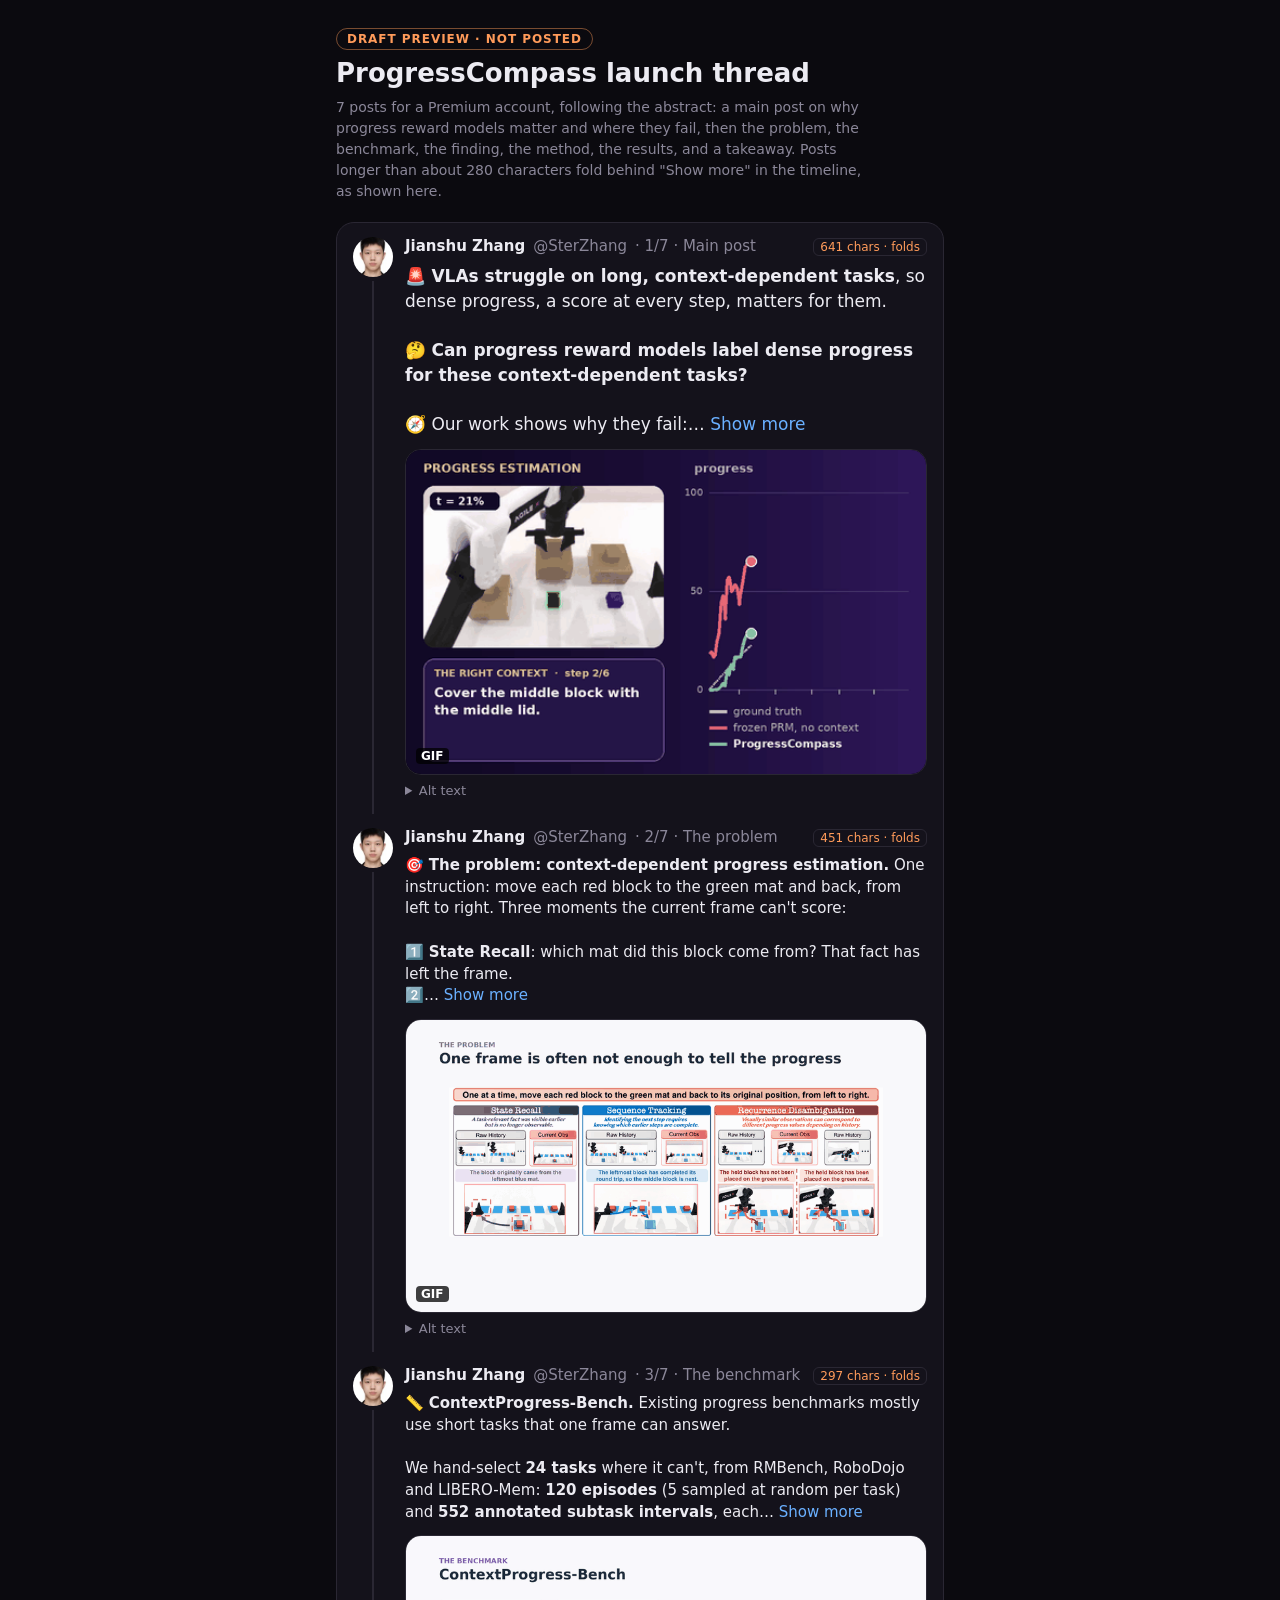
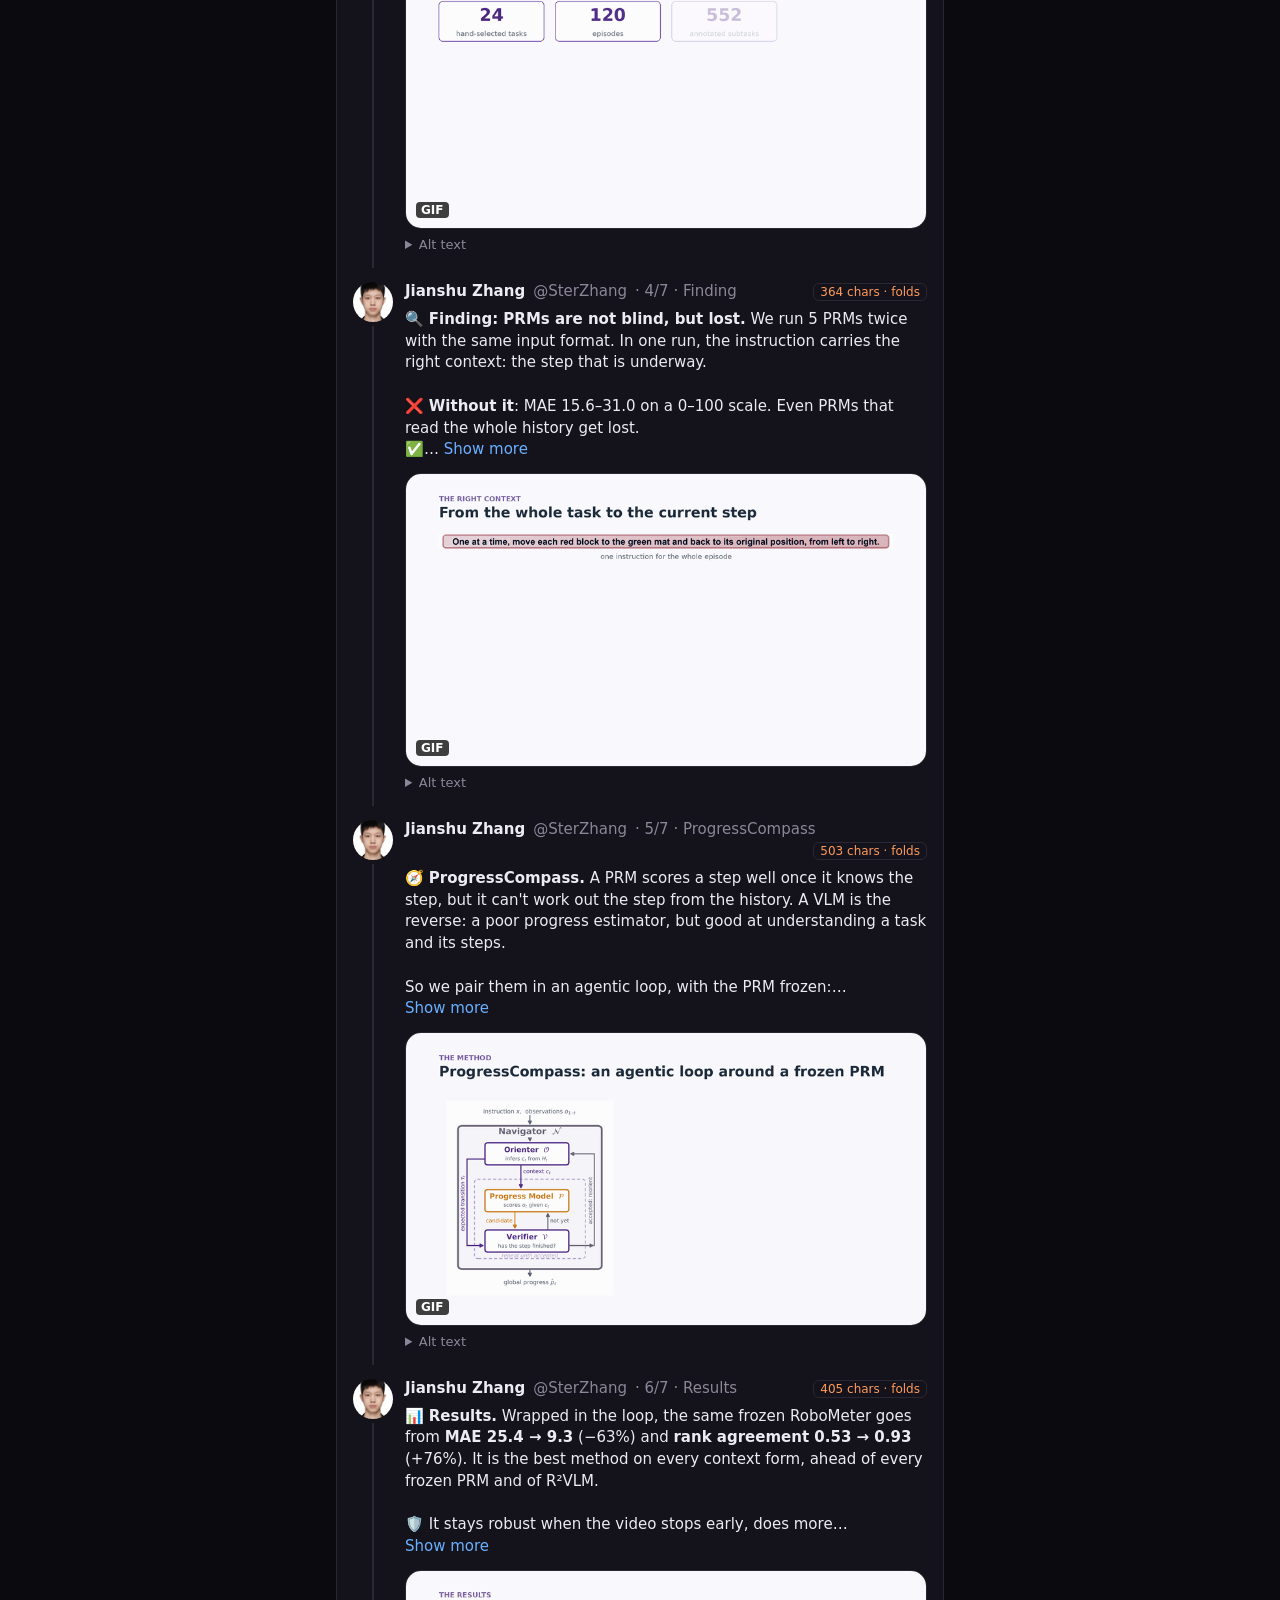
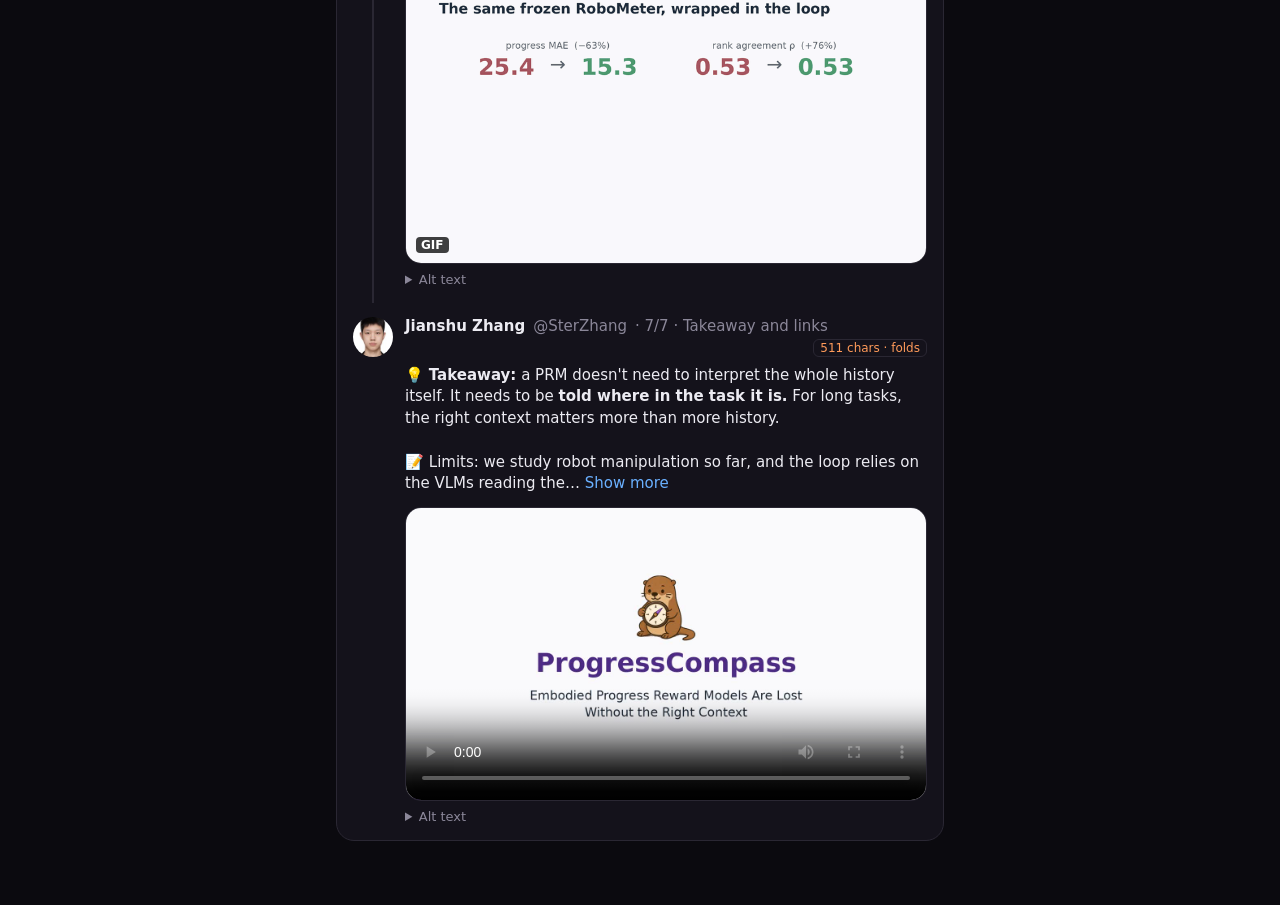
<file: webpage/thread-draft/index.html>
<!doctype html>
<html lang="en">
<head>
<meta charset="utf-8">
<meta name="viewport" content="width=device-width, initial-scale=1, viewport-fit=cover">
<meta name="robots" content="noindex, nofollow">
<title>ProgressCompass Thread Draft</title>
<style>*,*::before,*::after{box-sizing:border-box} body{margin:0} img{max-width:100%} [hidden]{display:none!important}</style>
</head>
<body>
<style>
/* Layout: one centered 600px thread column on a dark ground, draft banner above. Deliberately single dark theme to match the posting preview. */
:root {
  color-scheme: dark;
  --ground: #0b0a0f; --panel: #14121b; --ink: #ecebf2; --mute: #8b8799; --rule: #2a2733;
  --link: #6ab0ff; --accent: #ff9b5a; --ok: #3ccf9f; --warn: #ff6b7d;
  --sans: system-ui, -apple-system, "Segoe UI", Roboto, "Helvetica Neue", Arial, sans-serif;
}
body { background: var(--ground); color: var(--ink); font-family: var(--sans); }
.wrap { max-width: 640px; margin: 0 auto; padding-inline: 16px; padding-block: 28px 64px; display: flex; flex-direction: column; gap: 20px; }
.intro { display: flex; flex-direction: column; gap: 8px; }
.tag { align-self: flex-start; font-size: 12px; font-weight: 700; letter-spacing: 0.08em; text-transform: uppercase; color: var(--accent); border: 1px solid color-mix(in srgb, var(--accent) 45%, transparent); border-radius: 999px; padding: 3px 10px; }
h1 { font-size: 26px; line-height: 1.2; margin: 0; text-wrap: balance; }
.intro p { margin: 0; color: var(--mute); font-size: 14px; line-height: 1.5; max-width: 60ch; }
.thread { background: var(--panel); border: 1px solid var(--rule); border-radius: 18px; overflow: hidden; }
.post { display: flex; gap: 12px; padding: 14px 16px 0; }
.rail { display: flex; flex-direction: column; align-items: center; flex: none; width: 40px; }
.av { width: 40px; height: 40px; border-radius: 50%; object-fit: cover; }
.line { width: 2px; flex: 1; background: var(--rule); margin-top: 4px; }
.body { flex: 1; min-width: 0; padding-bottom: 16px; display: flex; flex-direction: column; gap: 8px; }
header { display: flex; flex-wrap: wrap; align-items: baseline; gap: 4px 8px; font-size: 15px; }
.name { font-weight: 700; }
.handle, .role { color: var(--mute); }
.role::before { content: "· "; }
.count { margin-left: auto; font-size: 12px; font-variant-numeric: tabular-nums; color: var(--ok); border: 1px solid var(--rule); border-radius: 6px; padding: 1px 6px; }
.count.warn { color: var(--warn); }
.count.fold { color: var(--accent); }
.more { background: none; border: 0; padding: 0; color: var(--link); font: inherit; cursor: pointer; }
.more:focus-visible { outline: 2px solid var(--link); outline-offset: 2px; border-radius: 4px; }
.dots { color: var(--ink); }
.text { margin: 0; font-size: 15px; line-height: 1.45; overflow-wrap: anywhere; }
.lead .text { font-size: 17px; line-height: 1.45; }
.text a { color: var(--link); text-decoration: none; }
.text a:hover, .text a:focus-visible { text-decoration: underline; }
.media { position: relative; margin: 4px 0 0; max-width: 100%; border: 1px solid var(--rule); border-radius: 16px; overflow: hidden; background: #000; }
.media img, .media video { display: block; width: 100%; height: 100%; object-fit: cover; }
.badge { position: absolute; left: 10px; bottom: 10px; background: rgba(0, 0, 0, 0.75); color: #fff; font-size: 12px; font-weight: 700; padding: 1px 5px; border-radius: 4px; }
.alt { font-size: 13px; color: var(--mute); }
.alt summary { cursor: pointer; width: fit-content; }
.alt summary:focus-visible { outline: 2px solid var(--link); outline-offset: 2px; border-radius: 4px; }
.alt p { margin: 6px 0 0; line-height: 1.45; }

</style>
<main class="wrap">
  <section class="intro">
    <span class="tag">Draft preview · not posted</span>
    <h1>ProgressCompass launch thread</h1>
    <p>7 posts for a Premium account, following the abstract: a main post on why progress reward models matter and
    where they fail, then the problem, the benchmark, the finding, the method, the results, and a takeaway. Posts longer
    than about 280 characters fold behind "Show more" in the timeline, as shown here.</p>
  </section>
  <section class="thread" aria-label="Thread draft">
<article class="post lead">
  <div class="rail"><img class="av" src="m/avatar.jpg" alt=""><span class="line"></span></div>
  <div class="body">
    <header><span class="name">Jianshu Zhang</span> <span class="handle">@SterZhang</span><span class="role">1/7 · Main post</span><span class="count fold">641 chars · folds</span></header>
    <p class="text"><span class="shown">🚨 <b>VLAs struggle on long, context-dependent tasks</b>, so dense progress, a score at every step, matters for them.<br><br>🤔 <b>Can progress reward models label dense progress for these context-dependent tasks?</b><br><br>🧭 Our work shows why they fail:</span><span class="dots">… </span><button class="more" type="button">Show more</button><span class="rest" hidden> <b>not because they are blind, but because they get lost in the context.</b> Given the right context, the same progress reward models are reliable again.<br><br>🧵 So we propose <b>ProgressCompass</b>, a training-free agentic system: off-the-shelf progress models + VLMs, guiding progress estimation in long tasks.<br><br>📄 ProgressCompass: Embodied Progress Reward Models Are Lost Without the Right Context<br>🌐 <a href="https://andyzworks.github.io/progresscompass/" target="_blank" rel="noopener">andyzworks.github.io/progr…</a></span></p><figure class="media" style="aspect-ratio:16 / 10"><img src="m/1_main.gif" alt="Animated loop: a robot covers three blocks and uncovers them in colour order. Beside the video, the instruction of the current step is shown as the context. On the right, the frozen PRM without context jumps around and ends near 20, while ProgressCompass follows the true progress to 100; MAE 33 to 3." loading="eager"><span class="badge">GIF</span></figure><details class="alt"><summary>Alt text</summary><p>Animated loop: a robot covers three blocks and uncovers them in colour order. Beside the video, the instruction of the current step is shown as the context. On the right, the frozen PRM without context jumps around and ends near 20, while ProgressCompass follows the true progress to 100; MAE 33 to 3.</p></details>
  </div>
</article>
<article class="post">
  <div class="rail"><img class="av" src="m/avatar.jpg" alt=""><span class="line"></span></div>
  <div class="body">
    <header><span class="name">Jianshu Zhang</span> <span class="handle">@SterZhang</span><span class="role">2/7 · The problem</span><span class="count fold">451 chars · folds</span></header>
    <p class="text"><span class="shown">🎯 <b>The problem: context-dependent progress estimation.</b> One instruction: move each red block to the green mat and back, from left to right. Three moments the current frame can&#x27;t score:<br><br>1️⃣ <b>State Recall</b>: which mat did this block come from? That fact has left the frame.<br>2️⃣</span><span class="dots">… </span><button class="more" type="button">Show more</button><span class="rest" hidden> <b>Sequence Tracking</b>: is the leftmost block done? The order isn&#x27;t visible in one frame.<br>3️⃣ <b>Recurrence Disambiguation</b>: just before and just after a placement, the frames look the same.</span></p><figure class="media" style="aspect-ratio:16 / 9"><img src="m/2_problem.gif" alt="Animated figure: one instruction, move each red block to the green mat and back, from left to right. Three moments are highlighted in turn: State Recall, Sequence Tracking and Recurrence Disambiguation." loading="eager"><span class="badge">GIF</span></figure><details class="alt"><summary>Alt text</summary><p>Animated figure: one instruction, move each red block to the green mat and back, from left to right. Three moments are highlighted in turn: State Recall, Sequence Tracking and Recurrence Disambiguation.</p></details>
  </div>
</article>
<article class="post">
  <div class="rail"><img class="av" src="m/avatar.jpg" alt=""><span class="line"></span></div>
  <div class="body">
    <header><span class="name">Jianshu Zhang</span> <span class="handle">@SterZhang</span><span class="role">3/7 · The benchmark</span><span class="count fold">297 chars · folds</span></header>
    <p class="text"><span class="shown">📏 <b>ContextProgress-Bench.</b> Existing progress benchmarks mostly use short tasks that one frame can answer.<br><br>We hand-select <b>24 tasks</b> where it can&#x27;t, from RMBench, RoboDojo and LIBERO-Mem: <b>120 episodes</b> (5 sampled at random per task) and <b>552 annotated subtask intervals</b>, each</span><span class="dots">… </span><button class="more" type="button">Show more</button><span class="rest" hidden> with the context it needs.</span></p><figure class="media" style="aspect-ratio:16 / 9"><img src="m/3_bench.gif" alt="ContextProgress-Bench statistics: 24 hand-selected tasks, 120 episodes, 552 annotated subtasks, 3 context settings; charts of settings per episode, totals per setting, episode length and steps per episode." loading="lazy"><span class="badge">GIF</span></figure><details class="alt"><summary>Alt text</summary><p>ContextProgress-Bench statistics: 24 hand-selected tasks, 120 episodes, 552 annotated subtasks, 3 context settings; charts of settings per episode, totals per setting, episode length and steps per episode.</p></details>
  </div>
</article>
<article class="post">
  <div class="rail"><img class="av" src="m/avatar.jpg" alt=""><span class="line"></span></div>
  <div class="body">
    <header><span class="name">Jianshu Zhang</span> <span class="handle">@SterZhang</span><span class="role">4/7 · Finding</span><span class="count fold">364 chars · folds</span></header>
    <p class="text"><span class="shown">🔍 <b>Finding: PRMs are not blind, but lost.</b> We run 5 PRMs twice with the same input format. In one run, the instruction carries the right context: the step that is underway.<br><br>❌ <b>Without it</b>: MAE 15.6–31.0 on a 0–100 scale. Even PRMs that read the whole history get lost.<br>✅</span><span class="dots">… </span><button class="more" type="button">Show more</button><span class="rest" hidden> <b>With it</b>: every PRM cuts its error by <b>77–82%</b>, and the gain holds on 93.3% of paired intervals.</span></p><figure class="media" style="aspect-ratio:16 / 9"><img src="m/4_finding.gif" alt="Animated explainer: the single episode instruction is struck through and replaced by one instruction per step. Then the progress error of five PRMs shrinks from without context to with the right context, by 77 to 82 percent for each model." loading="lazy"><span class="badge">GIF</span></figure><details class="alt"><summary>Alt text</summary><p>Animated explainer: the single episode instruction is struck through and replaced by one instruction per step. Then the progress error of five PRMs shrinks from without context to with the right context, by 77 to 82 percent for each model.</p></details>
  </div>
</article>
<article class="post">
  <div class="rail"><img class="av" src="m/avatar.jpg" alt=""><span class="line"></span></div>
  <div class="body">
    <header><span class="name">Jianshu Zhang</span> <span class="handle">@SterZhang</span><span class="role">5/7 · ProgressCompass</span><span class="count fold">503 chars · folds</span></header>
    <p class="text"><span class="shown">🧭 <b>ProgressCompass.</b> A PRM scores a step well once it knows the step, but it can&#x27;t work out the step from the history. A VLM is the reverse: a poor progress estimator, but good at understanding a task and its steps.<br><br>So we pair them in an agentic loop, with the PRM frozen:</span><span class="dots">… </span><button class="more" type="button">Show more</button><span class="rest" hidden><br>🧭 <b>Orienter</b> (VLM) states the current step and the expected transition<br>📈 <b>PRM</b> scores progress within that step<br>✅ <b>Verifier</b> (VLM) checks that the step is really done<br>🗺️ <b>Navigator</b> (text-only) runs the loop and keeps the verified plan</span></p><figure class="media" style="aspect-ratio:16 / 9"><img src="m/5_method.gif" alt="Diagram of the ProgressCompass loop: the Navigator runs the loop; the Orienter gives the context to the frozen PRM and the expected transition to the Verifier; the PRM proposes a completion and the Verifier checks it until the step is accepted." loading="lazy"><span class="badge">GIF</span></figure><details class="alt"><summary>Alt text</summary><p>Diagram of the ProgressCompass loop: the Navigator runs the loop; the Orienter gives the context to the frozen PRM and the expected transition to the Verifier; the PRM proposes a completion and the Verifier checks it until the step is accepted.</p></details>
  </div>
</article>
<article class="post">
  <div class="rail"><img class="av" src="m/avatar.jpg" alt=""><span class="line"></span></div>
  <div class="body">
    <header><span class="name">Jianshu Zhang</span> <span class="handle">@SterZhang</span><span class="role">6/7 · Results</span><span class="count fold">405 chars · folds</span></header>
    <p class="text"><span class="shown">📊 <b>Results.</b> Wrapped in the loop, the same frozen RoboMeter goes from <b>MAE 25.4 → 9.3</b> (−63%) and <b>rank agreement 0.53 → 0.93</b> (+76%). It is the best method on every context form, ahead of every frozen PRM and of R²VLM.<br><br>🛡️ It stays robust when the video stops early, does more</span><span class="dots">… </span><button class="more" type="button">Show more</button><span class="rest" hidden> than asked, or follows an unrelated task.<br><br>⚡ Parallelizing the loop, so that no component sits idle, cuts wall-clock time by 65.6%.</span></p><figure class="media" style="aspect-ratio:16 / 9"><img src="m/6_results.gif" alt="Animated results: MAE of the frozen RoboMeter falls from 25.4 to 9.3 and rank agreement rises from 0.53 to 0.93 inside ProgressCompass, with progress curves on three episodes. Then deviation on Early stop, Extra steps and Mismatch, and time per episode falling from 114.7 to 39.5 seconds." loading="lazy"><span class="badge">GIF</span></figure><details class="alt"><summary>Alt text</summary><p>Animated results: MAE of the frozen RoboMeter falls from 25.4 to 9.3 and rank agreement rises from 0.53 to 0.93 inside ProgressCompass, with progress curves on three episodes. Then deviation on Early stop, Extra steps and Mismatch, and time per episode falling from 114.7 to 39.5 seconds.</p></details>
  </div>
</article>
<article class="post">
  <div class="rail"><img class="av" src="m/avatar.jpg" alt=""></div>
  <div class="body">
    <header><span class="name">Jianshu Zhang</span> <span class="handle">@SterZhang</span><span class="role">7/7 · Takeaway and links</span><span class="count fold">511 chars · folds</span></header>
    <p class="text"><span class="shown">💡 <b>Takeaway:</b> a PRM doesn&#x27;t need to interpret the whole history itself. It needs to be <b>told where in the task it is.</b> For long tasks, the right context matters more than more history.<br><br>📝 Limits: we study robot manipulation so far, and the loop relies on the VLMs reading the</span><span class="dots">… </span><button class="more" type="button">Show more</button><span class="rest" hidden> scene correctly.<br><br>👥 Joint work with Keliang Wu (co-first), Chengxuan Qian, Xiyuan Yang, @zhangce1203, Ariel Tian, Anbang Liu, Haoran Lu, and Han Liu (Northwestern, UCSB, UIUC, CMU).<br>🌐 <a href="https://andyzworks.github.io/progresscompass/" target="_blank" rel="noopener">andyzworks.github.io/progr…</a><br>🎬 2-min walkthrough below.</span></p><figure class="media" style="aspect-ratio:16 / 9"><video controls preload="metadata" playsinline poster="../static/video/poster.jpg" src="../static/video/progresscompass_overview.mp4"></video></figure><details class="alt"><summary>Alt text</summary><p>Two-minute walkthrough of ProgressCompass, with captions.</p></details>
  </div>
</article>
  </section>
</main>
<script>
document.querySelectorAll('.more').forEach(function (b) {
  b.addEventListener('click', function () {
    var p = b.parentElement;
    p.querySelector('.rest').hidden = false; p.querySelector('.dots').hidden = true; b.hidden = true;
  });
});
</script>
</body>
</html>
</file>
